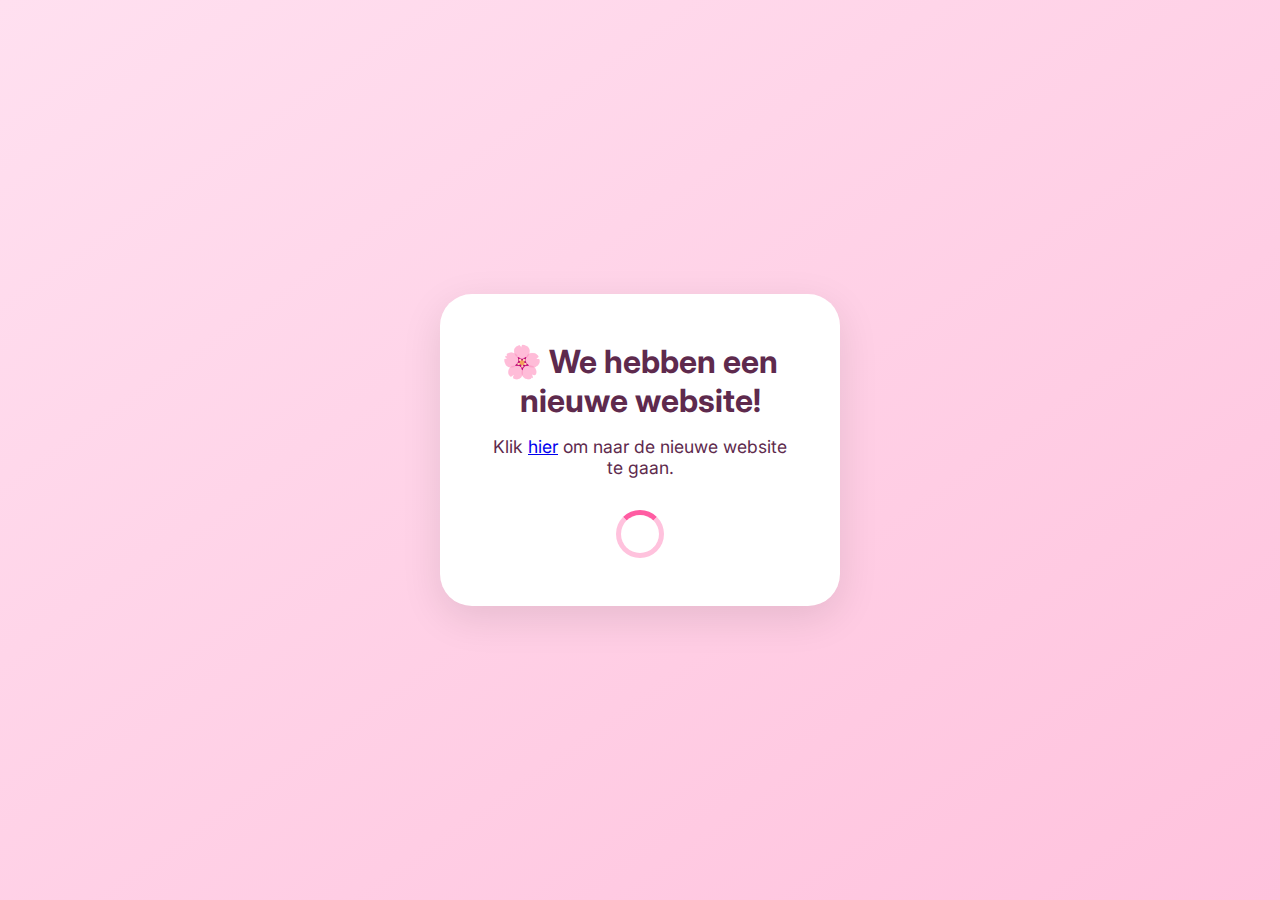
<file: index.html>
<!DOCTYPE html>
<html lang="nl">
<head>
  <meta charset="UTF-8" />
  <meta name="viewport" content="width=device-width, initial-scale=1.0" />
  <title>Nieuwe website!</title>
  <link rel="stylesheet" href="styles.css" />
  <link href="https://fonts.googleapis.com/css2?family=Inter:wght@400;600&display=swap" rel="stylesheet">
</head>
<body>
  <div class="card">
    <h1>🌸 We hebben een nieuwe website!</h1>
    <p>Klik <a href="https://mijnsieraden2024.github.io/website">hier</a> om naar de nieuwe website te gaan.</p>
    <div class="loader"></div>
  </div>
</body>
</html>
</file>
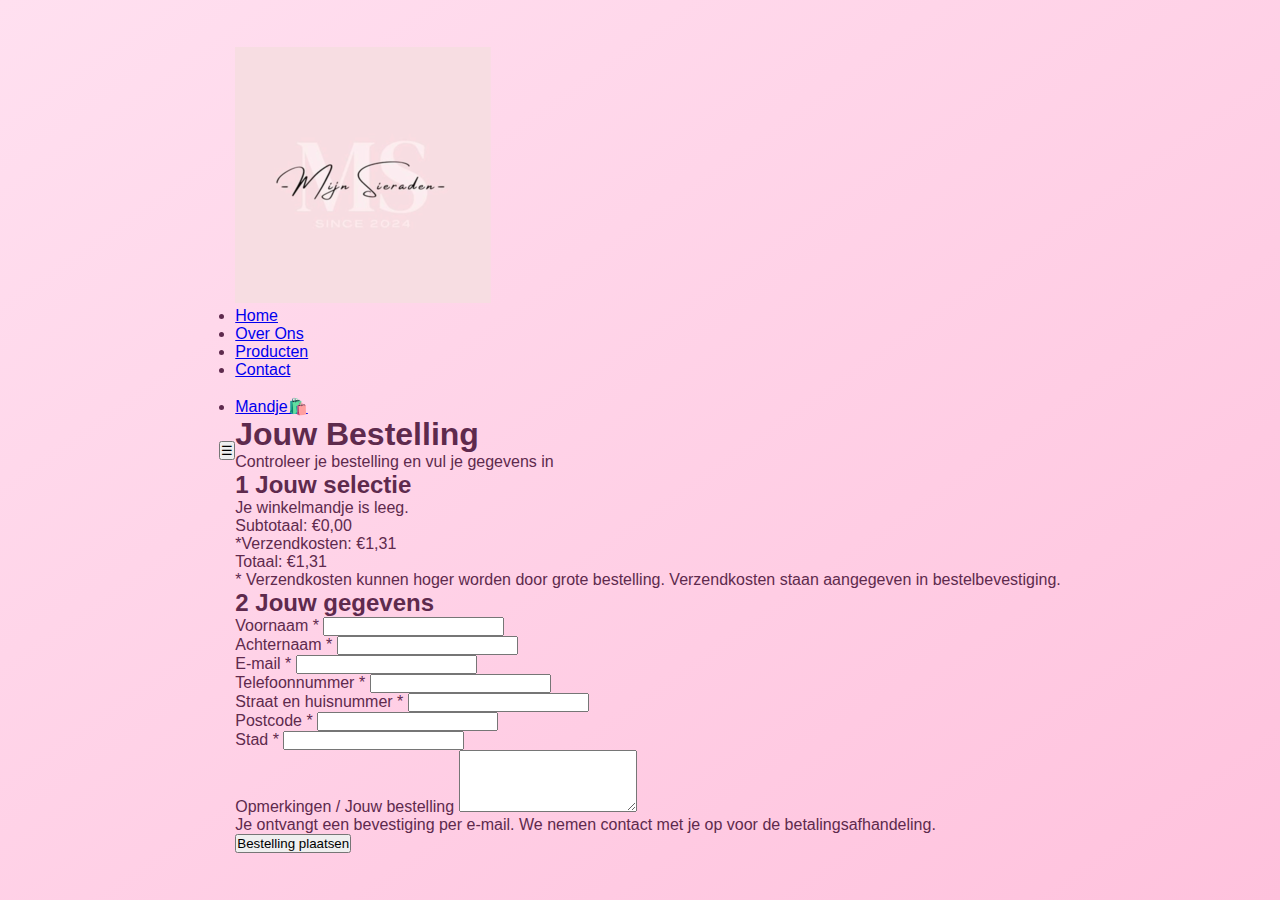
<file: cart.html>
<!DOCTYPE html>
<html lang="nl">
<head>
  <meta charset="UTF-8" />
  <meta name="viewport" content="width=device-width, initial-scale=1.0" />
  <title>Mandje - Mijn Sieraden</title>
  <link rel="stylesheet" href="styles.css" />
  <link rel="icon" href="logopng.ico" type="image/x-icon">
  <link rel="preconnect" href="https://fonts.googleapis.com" />
  <link rel="preconnect" href="https://fonts.gstatic.com" crossorigin />
  <link href="https://fonts.googleapis.com/css2?family=Poppins:wght@400;500;600;700&display=swap" rel="stylesheet" />
  <link rel="icon" href="data:image/svg+xml,<svg xmlns=%22http://www.w3.org/2000/svg%22 viewBox=%220 0 100 100%22><text y=%22.9em%22 font-size=%2290%22>🛍️</text></svg>" type="image/svg+xml" />
</head>
<body>
   <button id="hamburger" class="hamburger">☰</button>


  <div class="container">
    <aside class="sidebar">
      <div class="logo">
        <a href="index.html">
          <img src="logopng.ico" alt="Logo Mijn Webshop" class="logo-img" />
        </a>
      </div>
      <nav class="nav">
        <ul>
          <li><a href="index.html">Home</a></li>
          <li><a href="over.html">Over Ons</a></li>
          <li><a href="producten.html">Producten</a></li>
          <li><a href="contact.html">Contact</a></li>
          <br />
          <li><a href="cart.html" class="active">Mandje🛍️</a></li>
        </ul>
      </nav>
    </aside>

    <main class="main-content">
      <section class="cart-section">
        <h1>Jouw Bestelling</h1>
        <p class="cart-subtitle">Controleer je bestelling en vul je gegevens in</p>

        <div class="order-summary">
          <h2><span>1</span> Jouw selectie</h2>
          <div class="cart-container" id="cart-container">
            <!-- Winkelmandje items worden hier geladen -->
          </div>

          <div class="order-totals">
            <div class="total-row">
              <span>Subtotaal:</span>
              <span class="price" id="subtotal">€0,00</span>
            </div>
            <div class="total-row">
              <span>*Verzendkosten:</span>
              <span class="price" id="shipping">€1,31</span>
            </div>
            <div class="total-row grand-total">
              <span>Totaal:</span>
              <span class="price" id="total">€3,99</span>
            </div>
            <p>* Verzendkosten kunnen hoger worden door grote bestelling. Verzendkosten staan aangegeven in bestelbevestiging.</p>
          </div>
        </div>

        <div class="customer-info">
          <h2><span>2</span> Jouw gegevens</h2>
          <form id="order-form" action="https://formspree.io/f/xovwdgvq" method="POST">
            <input type="hidden" name="_subject" value="Nieuwe bestelling" />
            <input type="hidden" name="_replyto" id="reply-email" />

            <div class="form-grid">
              <div class="form-group">
                <label for="voornaam">Voornaam *</label>
                <input type="text" id="voornaam" name="voornaam" required />
              </div>
              <div class="form-group">
                <label for="achternaam">Achternaam *</label>
                <input type="text" id="achternaam" name="achternaam" required />
              </div>
              <div class="form-group">
                <label for="email">E-mail *</label>
                <input type="email" id="email" name="email" required />
              </div>
              <div class="form-group">
                <label for="telefoon">Telefoonnummer *</label>
                <input type="tel" id="telefoon" name="telefoon" required />
              </div>
              <div class="form-group full-width">
                <label for="adres">Straat en huisnummer *</label>
                <input type="text" id="adres" name="adres" required />
              </div>
              <div class="form-group">
                <label for="postcode">Postcode *</label>
                <input type="text" id="postcode" name="postcode" required />
              </div>
              <div class="form-group">
                <label for="stad">Stad *</label>
                <input type="text" id="stad" name="stad" required />
              </div>
              <div class="form-group full-width">
                <label for="opmerkingen">Opmerkingen / Jouw bestelling</label>
                <textarea id="opmerkingen" name="opmerkingen" rows="4"></textarea>
              </div>
            </div>

            <div class="form-footer">
              <p class="disclaimer">
                Je ontvangt een bevestiging per e-mail. We nemen contact met je op voor de betalingsafhandeling.
              </p>
              <button type="submit" class="btn-checkout">Bestelling plaatsen</button>
            </div>
          </form>
        </div>
      </section>
    </main>
  </div>

  <script>
    document.addEventListener('DOMContentLoaded', () => {
      let cart = JSON.parse(localStorage.getItem('cart')) || [];
      const cartContainer = document.getElementById('cart-container');
      const subtotalElement = document.getElementById('subtotal');
      const shippingElement = document.getElementById('shipping');
      const totalElement = document.getElementById('total');

      function formatPrice(price) {
        return '€' + price.toFixed(2).replace('.', ',');
      }

      function renderCart() {
        cartContainer.innerHTML = '';

        if (cart.length === 0) {
          cartContainer.innerHTML = '<p class="empty-cart">Je winkelmandje is leeg.</p>';
          subtotalElement.textContent = '€0,00';
          totalElement.textContent = '€1,31';
          return;
        }

        cart.forEach((item, index) => {
          const name = item.name || 'Product';
          const price = item.price || 0;
          const quantity = item.quantity || 1;

          const itemDiv = document.createElement('div');
          itemDiv.className = 'cart-item';
          itemDiv.innerHTML = `
            <div class="cart-item-image">${item.emoji || '🛍️'}</div>
            <div class="cart-item-details">
              <h3>${name}</h3>
              <p>Prijs: ${formatPrice(price)}</p>
              <p>Aantal: ${quantity}</p>
              <button class="remove-btn" data-index="${index}">Verwijder</button>
            </div>
          `;
          cartContainer.appendChild(itemDiv);
        });

        document.querySelectorAll('.remove-btn').forEach(btn => {
          btn.addEventListener('click', (e) => {
            const index = e.target.dataset.index;
            cart.splice(index, 1);
            localStorage.setItem('cart', JSON.stringify(cart));
            renderCart();
          });
        });

        const subtotal = cart.reduce((sum, item) => sum + parseFloat(item.price) * item.quantity, 0);
        const shipping = cart.length === 0 ? 0 : 1.31;
        const total = subtotal + shipping;

        subtotalElement.textContent = formatPrice(subtotal);
        shippingElement.textContent = formatPrice(shipping);
        totalElement.textContent = formatPrice(total);
      }

      // Voeg winkelmandje toe aan opmerkingen bij verzenden
      const form = document.getElementById('order-form');
      const opmerkingenField = document.getElementById('opmerkingen');
      const replyEmail = document.getElementById('reply-email');
      const emailInput = document.getElementById('email');

      emailInput.addEventListener('input', () => {
        replyEmail.value = emailInput.value;
      });

      form.addEventListener('submit', (e) => {
        let cartSummary = cart.map(item => {
          return `${item.quantity}x ${item.name} (€${item.price.toFixed(2)})`;
        }).join('\n');

        cartSummary += `\n\nTotaal: ${totalElement.textContent}`;
        opmerkingenField.value += `\n\n---\nWinkelmandje:\n${cartSummary}`;
      });

      renderCart();
    });

    const hamburger = document.querySelector('.hamburger');
  const sidebar = document.querySelector('.sidebar');

  hamburger.addEventListener('click', () => {
    sidebar.classList.toggle('active');
  });

  // Optioneel: klik buiten sidebar sluit menu
  document.addEventListener('click', (e) => {
    if (!sidebar.contains(e.target) && !hamburger.contains(e.target)) {
      sidebar.classList.remove('active');
    }
  });
  </script>
</body>
</html>
</file>
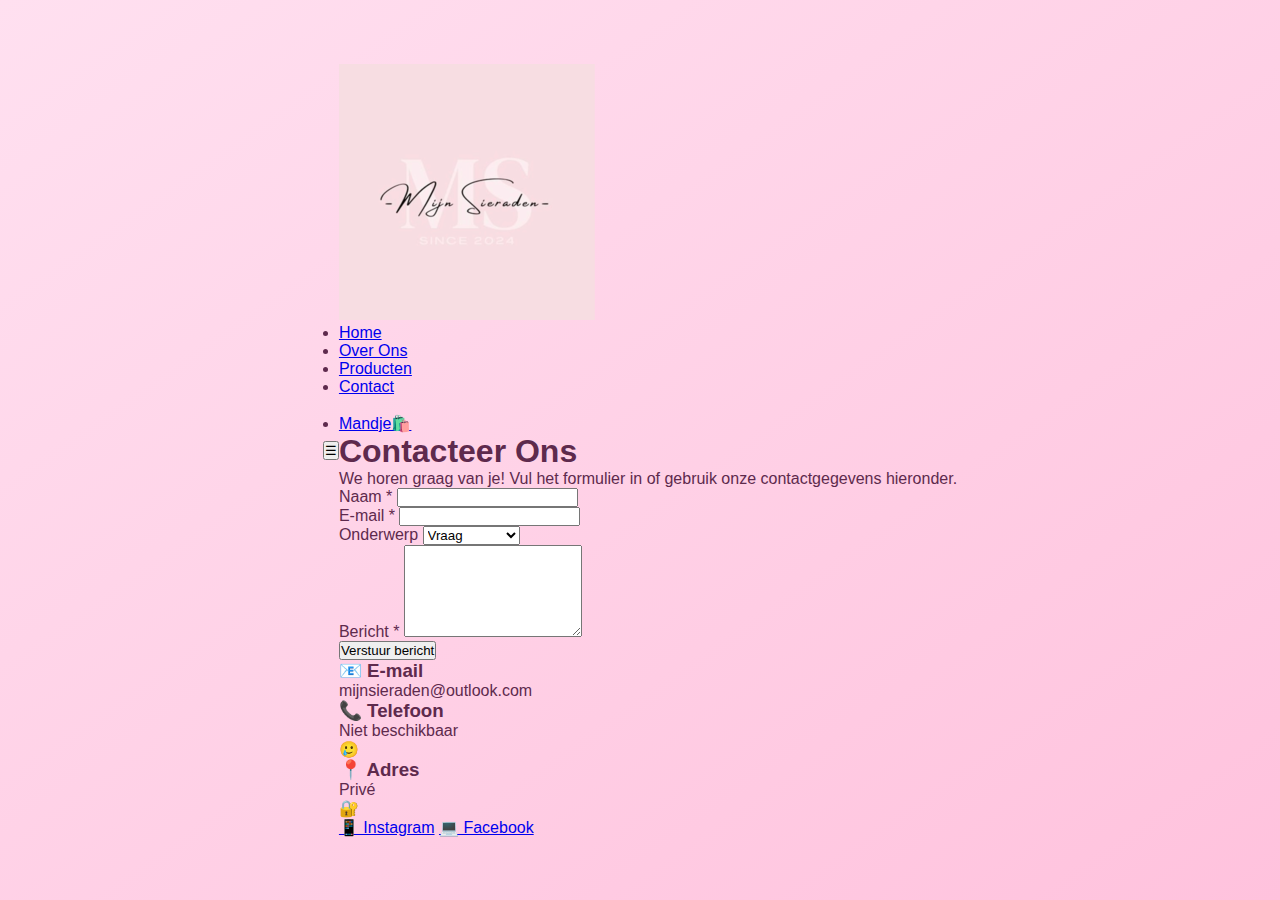
<file: contact.html>
<!DOCTYPE html>
<html lang="nl">
<head>
  <meta charset="UTF-8">
  <meta name="viewport" content="width=device-width, initial-scale=1.0">
  <title>Contact - Mijn Sieraden</title>
  <link rel="preconnect" href="https://fonts.googleapis.com">
  <link rel="preconnect" href="https://fonts.gstatic.com" crossorigin>
  <link href="https://fonts.googleapis.com/css2?family=Poppins:wght@400;500;600;700&display=swap" rel="stylesheet">
  <link rel="stylesheet" href="styles.css">
  <link rel="icon" href="logopng.ico" type="image/x-icon">
</head>
<body>
   <button id="hamburger" class="hamburger">☰</button>


  <div class="container">
    <aside class="sidebar">
      <div class="logo">
        <a href="index.html">
          <img src="logopng.ico" alt="Logo Mijn Webshop" class="logo-img" />
        </a>
      </div>
      <nav class="nav">
        <ul>
          <li><a href="index.html">Home</a></li>
          <li><a href="over.html">Over Ons</a></li>
          <li><a href="producten.html">Producten</a></li>
          <li><a href="contact.html">Contact</a></li>
          <br>
          <li><a href="cart.html">Mandje🛍️</a></li>
        </ul>
      </nav>
    </aside>

    <main class="main-content">
      <section class="contact-section">
        <h1>Contacteer Ons</h1>
        <p class="subtitle">We horen graag van je! Vul het formulier in of gebruik onze contactgegevens hieronder.</p>
        
        <div class="contact-container">
          <form action="https://formspree.io/f/xldnbyyk" method="POST"
            <input type="hidden" name="_subject" value="Nieuw bericht van website">
            
            <div class="form-group">
              <label for="naam">Naam *</label>
              <input type="text" id="naam" name="naam" required>
            </div>
            
            <div class="form-group">
              <label for="email">E-mail *</label>
              <input type="email" id="email" name="email" required>
            </div>
            
            <div class="form-group">
              <label for="onderwerp">Onderwerp</label>
              <select id="onderwerp" name="onderwerp">
                <option value="vraag">Vraag</option>
                <option value="bestelling">Bestelling</option>
                <option value="retour">Retourneren</option>
                <option value="overig">Overig</option>
              </select>
            </div>
            
            <div class="form-group">
              <label for="bericht">Bericht *</label>
              <textarea id="bericht" name="bericht" rows="6" required></textarea>
            </div>
            
            <button type="submit" class="submit-btn">Verstuur bericht</button>
          </form>
          
          <div class="contact-info">
            <div class="info-card">
              <h3>📧 E-mail</h3>
              <p>mijnsieraden@outlook.com</p>
            </div>
            
            <div class="info-card">
              <h3>📞 Telefoon</h3>
              <p>Niet beschikbaar</p>
              <p>🥲</p>
            </div>
            
            <div class="info-card">
              <h3>📍 Adres</h3>
              <p>Privé</p>
              <p>🔐</p>
            </div>
            
            <div class="social-links">
              <a href="https://www.instagram.com/mijn_sieraden2024" class="social-icon">📱 Instagram</a>
              <a href="https://www.facebook.com/profile.php?id=61577171731627" class="social-icon">💻 Facebook</a>
            </div>
          </div>
        </div>
      </section>
    </main>
  </div>

  <script>
  document.addEventListener("DOMContentLoaded", () => {
    const form = document.getElementById('contact-form');

    form.addEventListener('submit', async function(e) {
      e.preventDefault();

      const formData = new FormData(form);

      try {
        const response = await fetch(form.action, {
          method: 'POST',
          body: formData,
          headers: {
            'Accept': 'application/json'
          }
        });

        if (response.ok) {
          alert("Bedankt voor je bericht! We nemen spoedig contact op.");
          form.reset();
        } else {
          alert("Er ging iets mis. Probeer het later opnieuw.");
        }
      } catch (error) {
        alert("Netwerkfout. Controleer je verbinding.");
      }
    });
  });
</script>


</body>
</html>
</file>
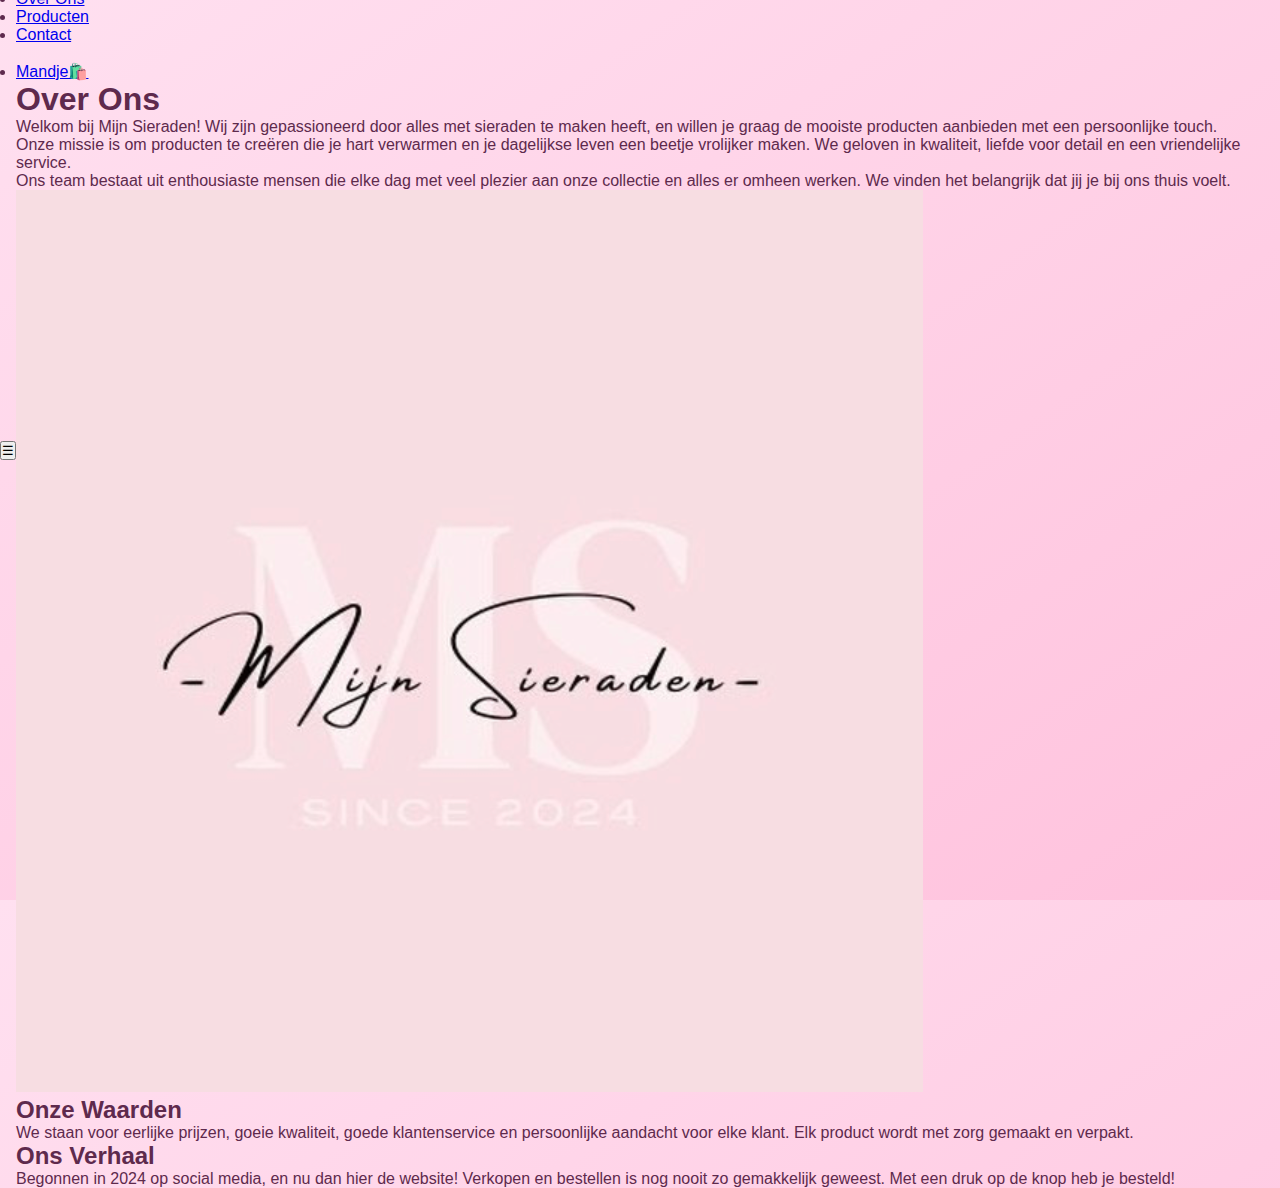
<file: over.html>
<!DOCTYPE html>
<html lang="nl">
<head>
  <meta charset="UTF-8">
  <meta name="viewport" content="width=device-width, initial-scale=1.0">
  <title>Over Ons - Mijn Sieraden</title>
  <link rel="preconnect" href="https://fonts.googleapis.com">
  <link rel="preconnect" href="https://fonts.gstatic.com" crossorigin>
  <link rel="icon" href="logopng.ico" type="image/x-icon">
  <link href="https://fonts.googleapis.com/css2?family=Poppins:wght@400;500;600;700&display=swap" rel="stylesheet">
  <link rel="stylesheet" href="styles.css">
  <link rel="icon" href="logopng.ico" type="image/x-icon">
</head>
<body>
   <button id="hamburger" class="hamburger">☰</button>


  <div class="container">
    <aside class="sidebar">
      <div class="logo">
        <img src="logopng.ico" alt="Logo Mijn Webshop" class="logo-img">
      </div>
      <nav class="nav">
        <ul>
          <li><a href="index.html">Home</a></li>
          <li><a href="over.html">Over Ons</a></li>
          <li><a href="producten.html">Producten</a></li>
          <li><a href="contact.html">Contact</a></li>
          <br>
          <li><a href="cart.html">Mandje🛍️</a></li>
        </ul>
      </nav>
    </aside>

    <main class="main-content">
      <section class="cart-section h1">
        <h1>Over Ons</h1>
        <p>Welkom bij Mijn Sieraden! Wij zijn gepassioneerd door alles met sieraden te maken heeft, en willen je graag de mooiste producten aanbieden met een persoonlijke touch.</p>
        
        <p>Onze missie is om producten te creëren die je hart verwarmen en je dagelijkse leven een beetje vrolijker maken. We geloven in kwaliteit, liefde voor detail en een vriendelijke service.</p>
        
        <p>Ons team bestaat uit enthousiaste mensen die elke dag met veel plezier aan onze collectie en alles er omheen werken. We vinden het belangrijk dat jij je bij ons thuis voelt.</p>
        
        <img src="logopng.png" alt="logo" class="team-photo">
        
        <h2>Onze Waarden</h2>
        <p>We staan voor eerlijke prijzen, goeie kwaliteit, goede klantenservice en persoonlijke aandacht voor elke klant. Elk product wordt met zorg gemaakt en verpakt.</p>
        
        <h2>Ons Verhaal</h2>
        <p>Begonnen in 2024 op social media, en nu dan hier de website! Verkopen en bestellen is nog nooit zo gemakkelijk geweest. Met een druk op de knop heb je besteld!</p>
      </section>
    </main>
  </div>

  <script>
    const hamburger = document.querySelector('.hamburger');
  const sidebar = document.querySelector('.sidebar');

  hamburger.addEventListener('click', () => {
    sidebar.classList.toggle('active');
  });

  // Optioneel: klik buiten sidebar sluit menu
  document.addEventListener('click', (e) => {
    if (!sidebar.contains(e.target) && !hamburger.contains(e.target)) {
      sidebar.classList.remove('active');
    }
  });
  </script>
</body>
</html>
</file>
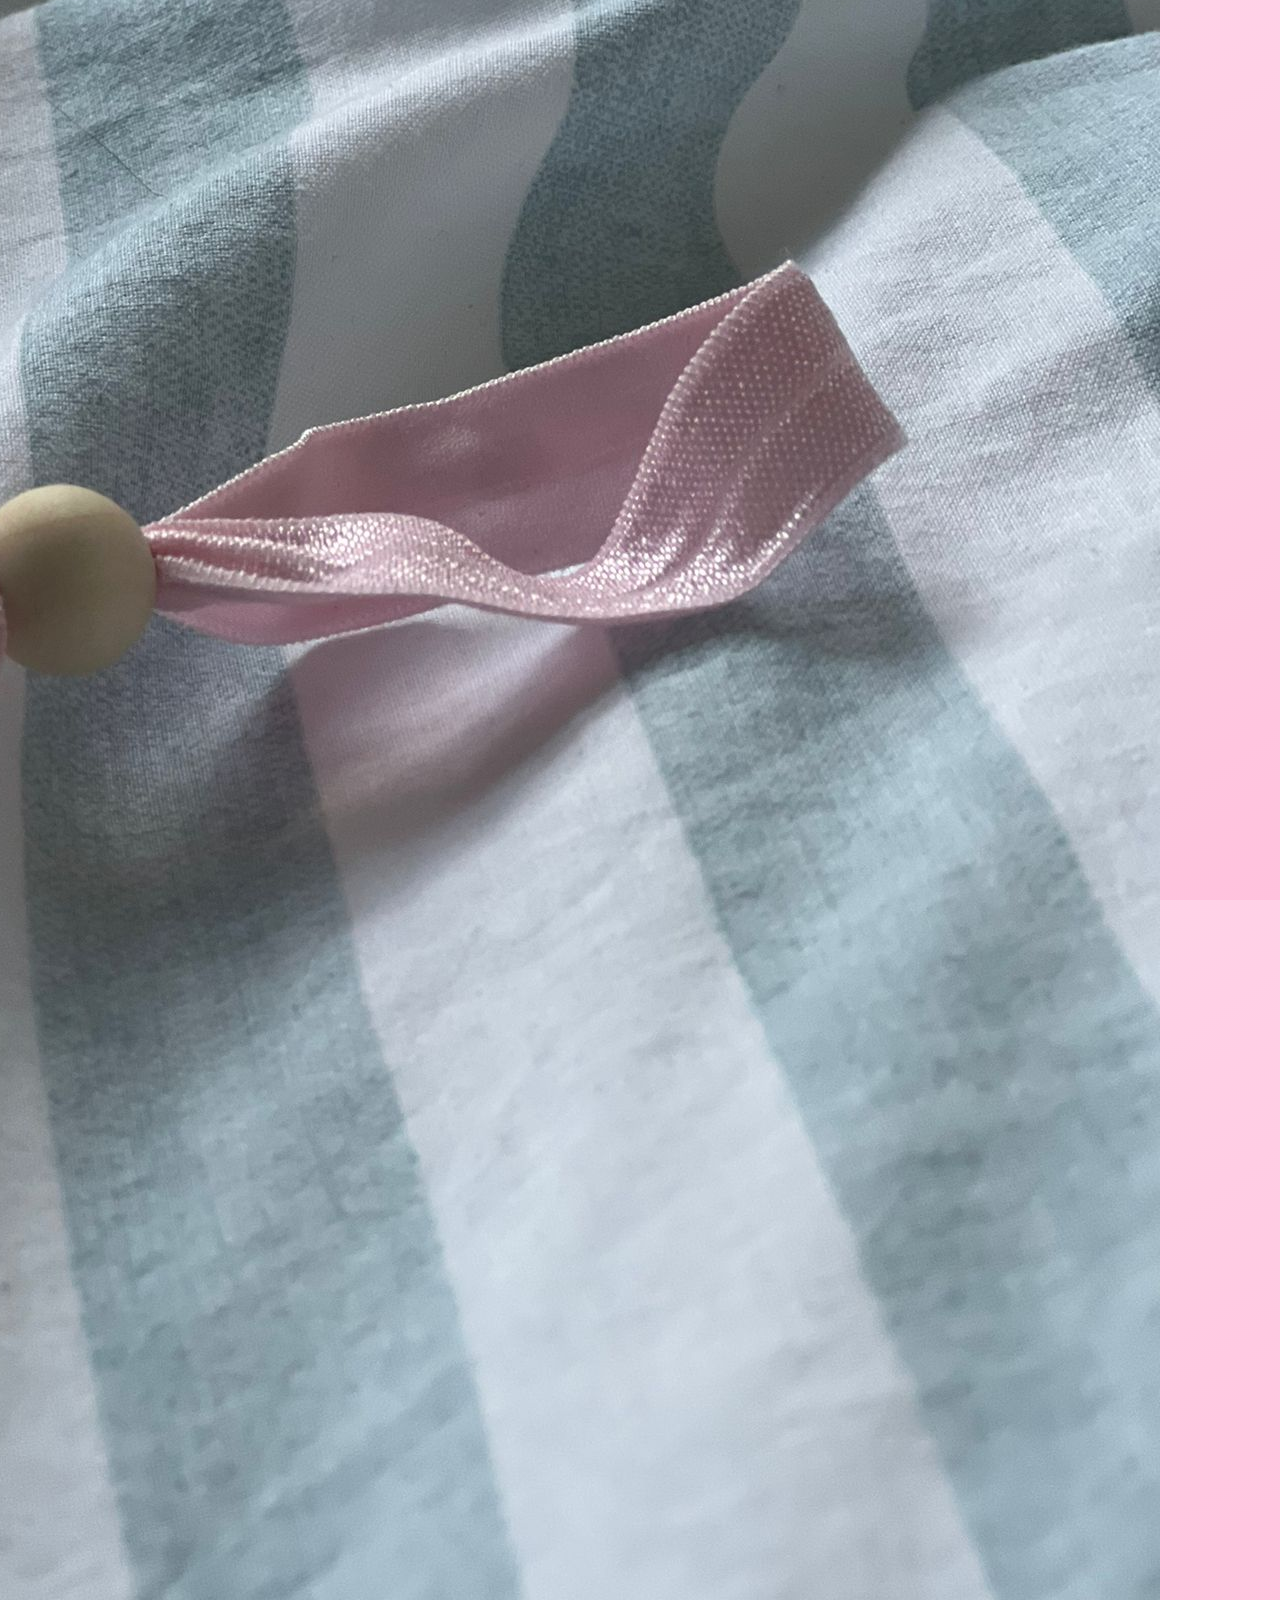
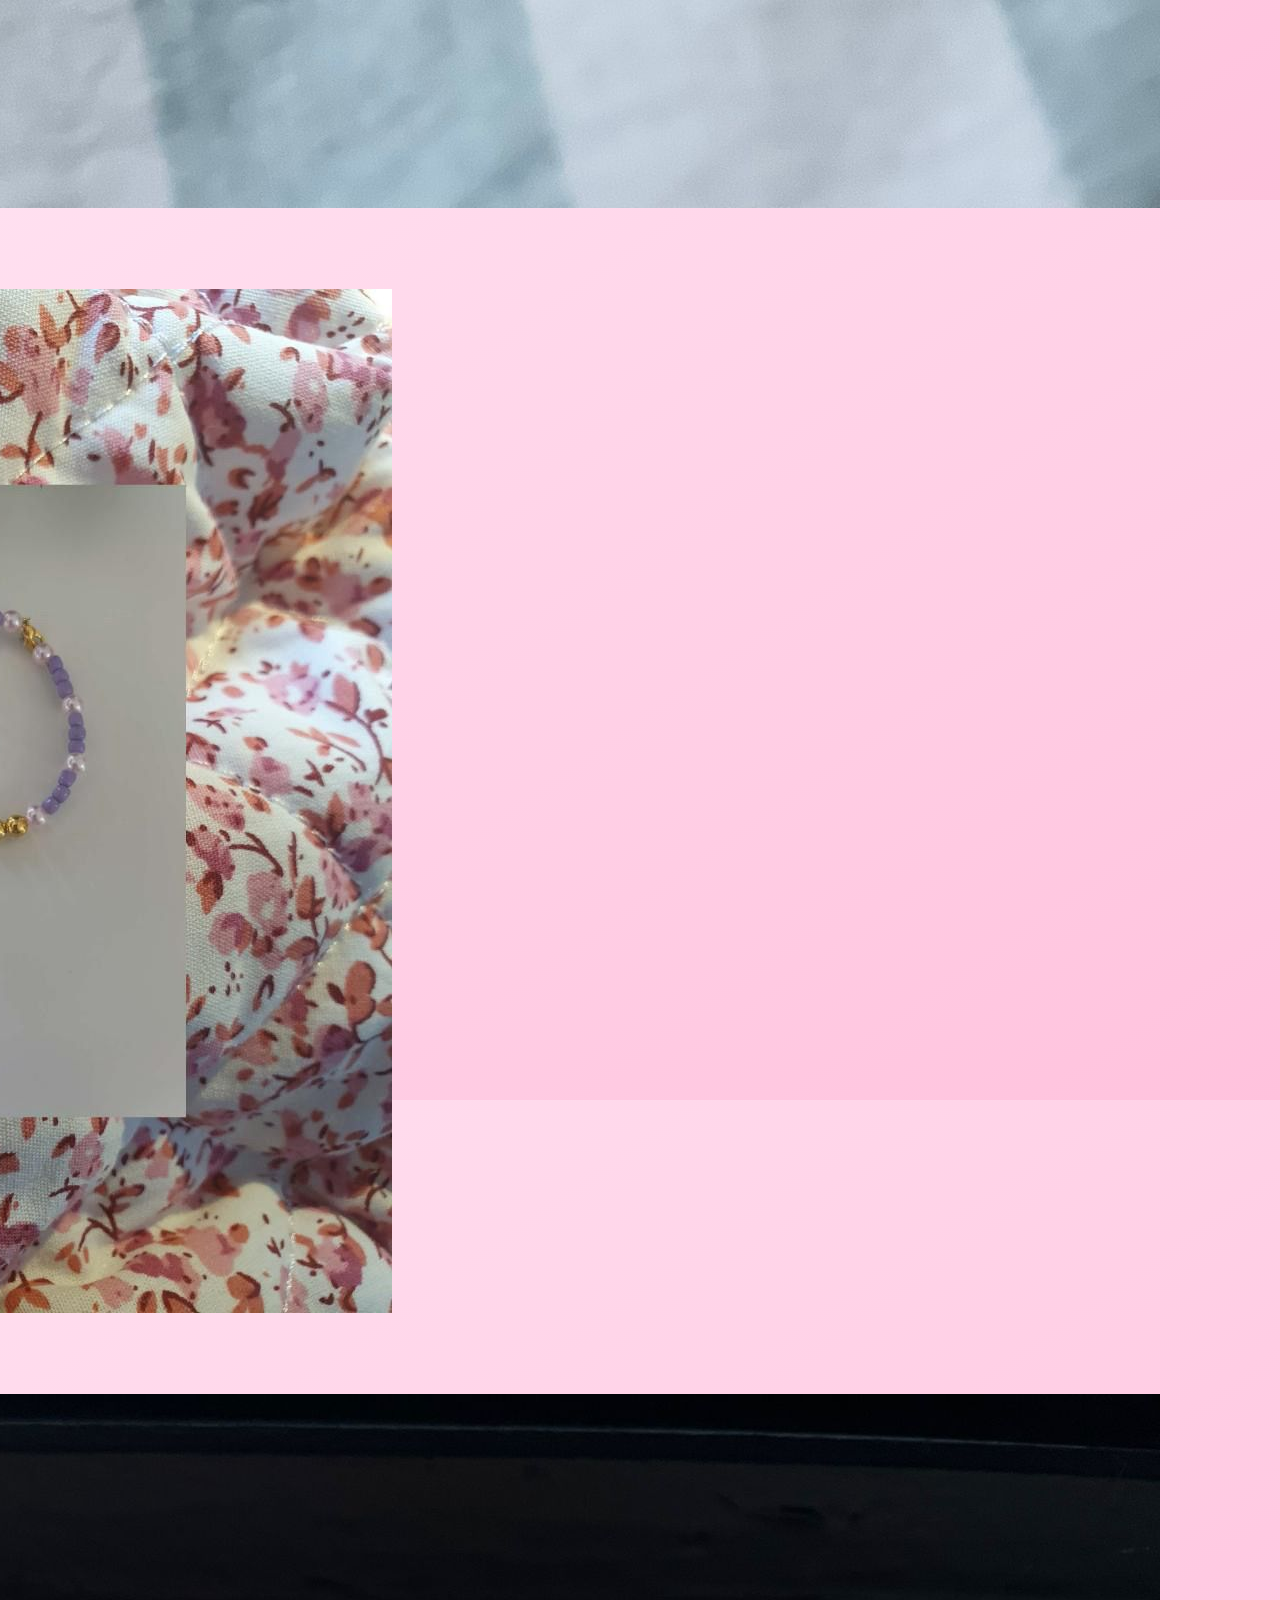
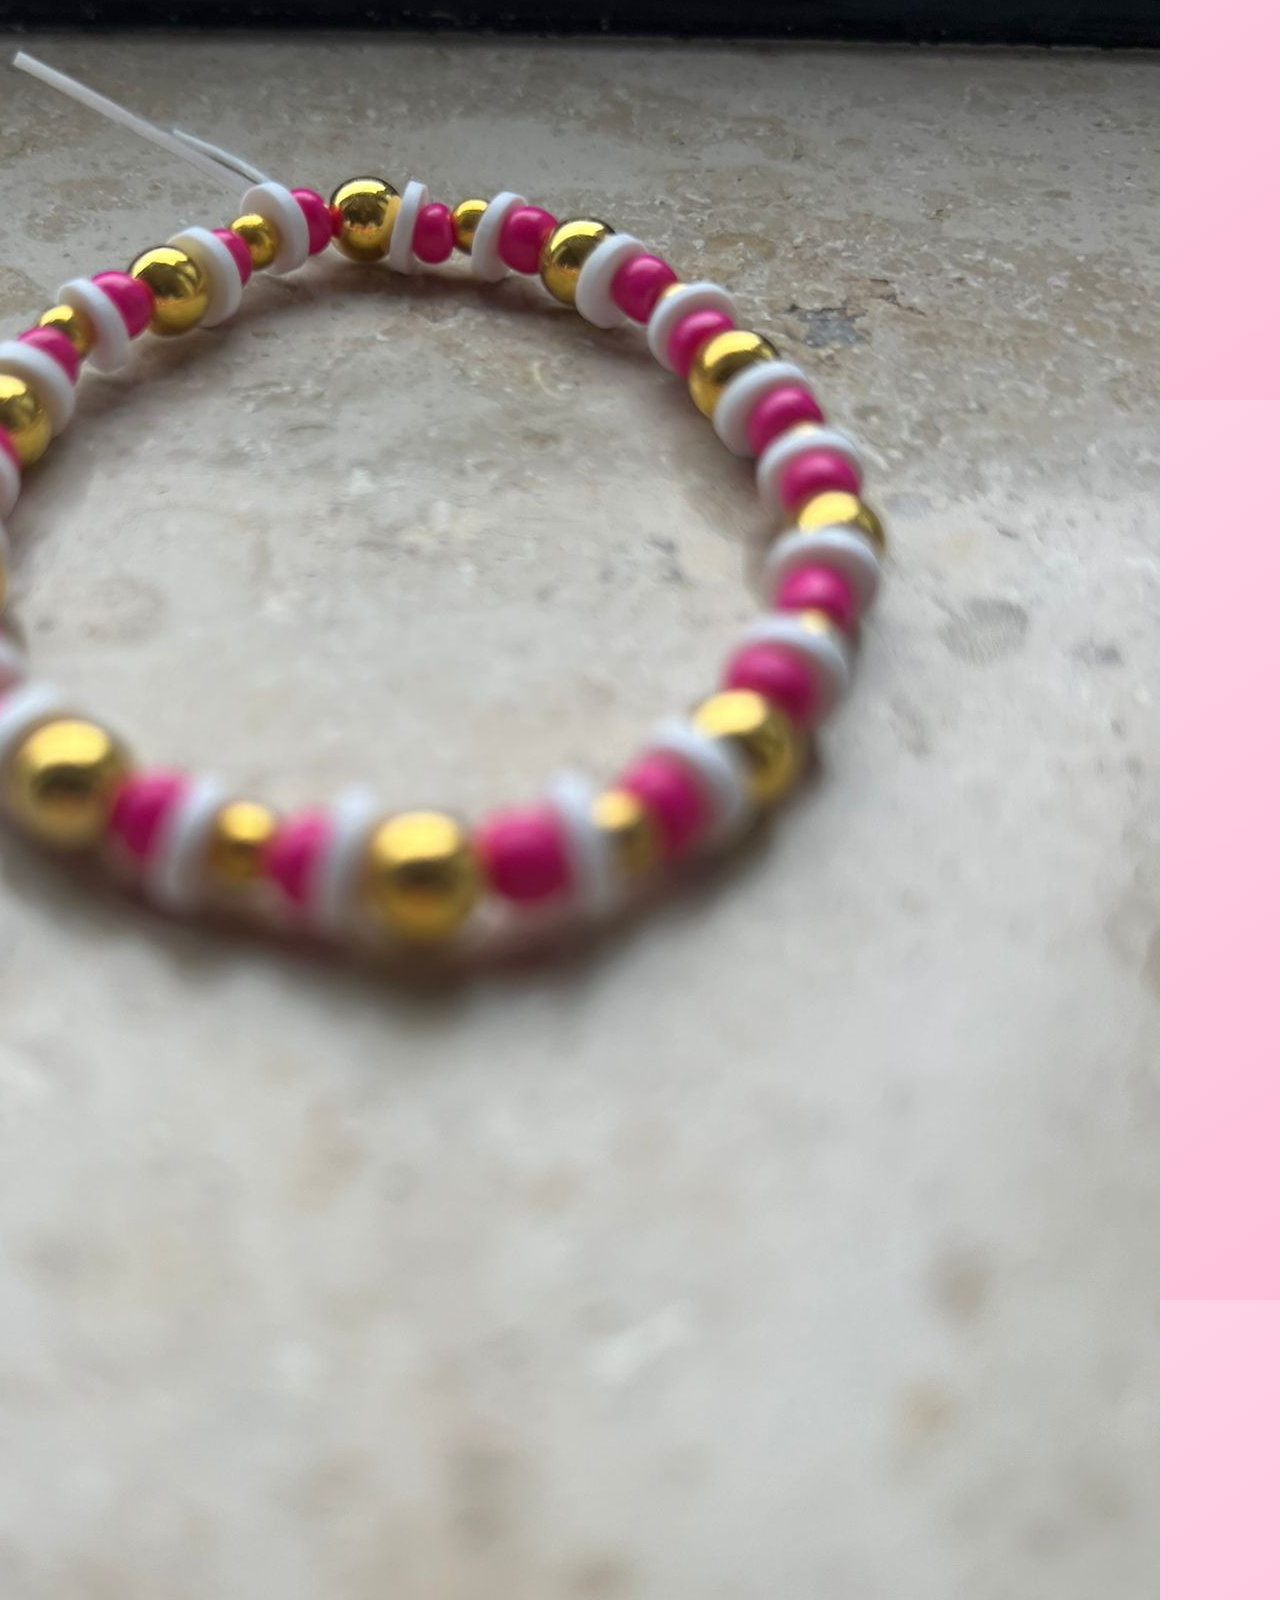
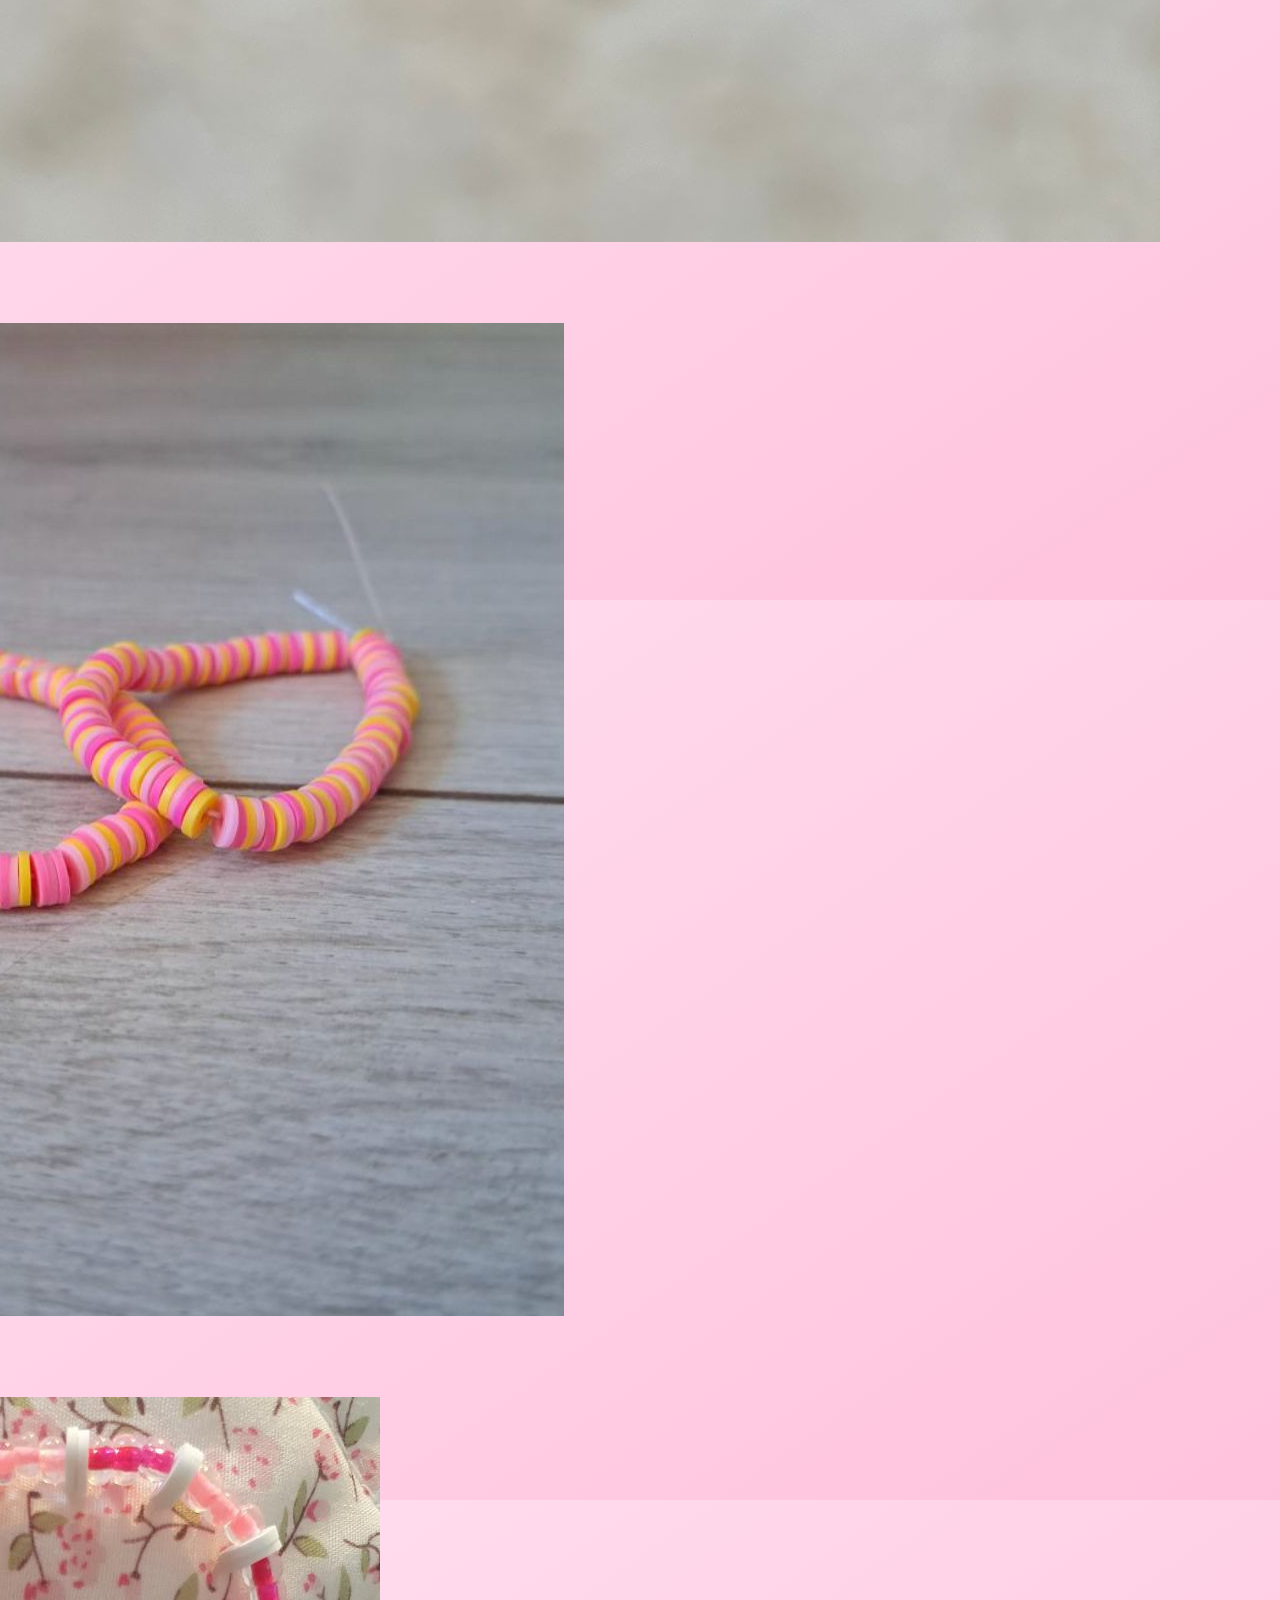
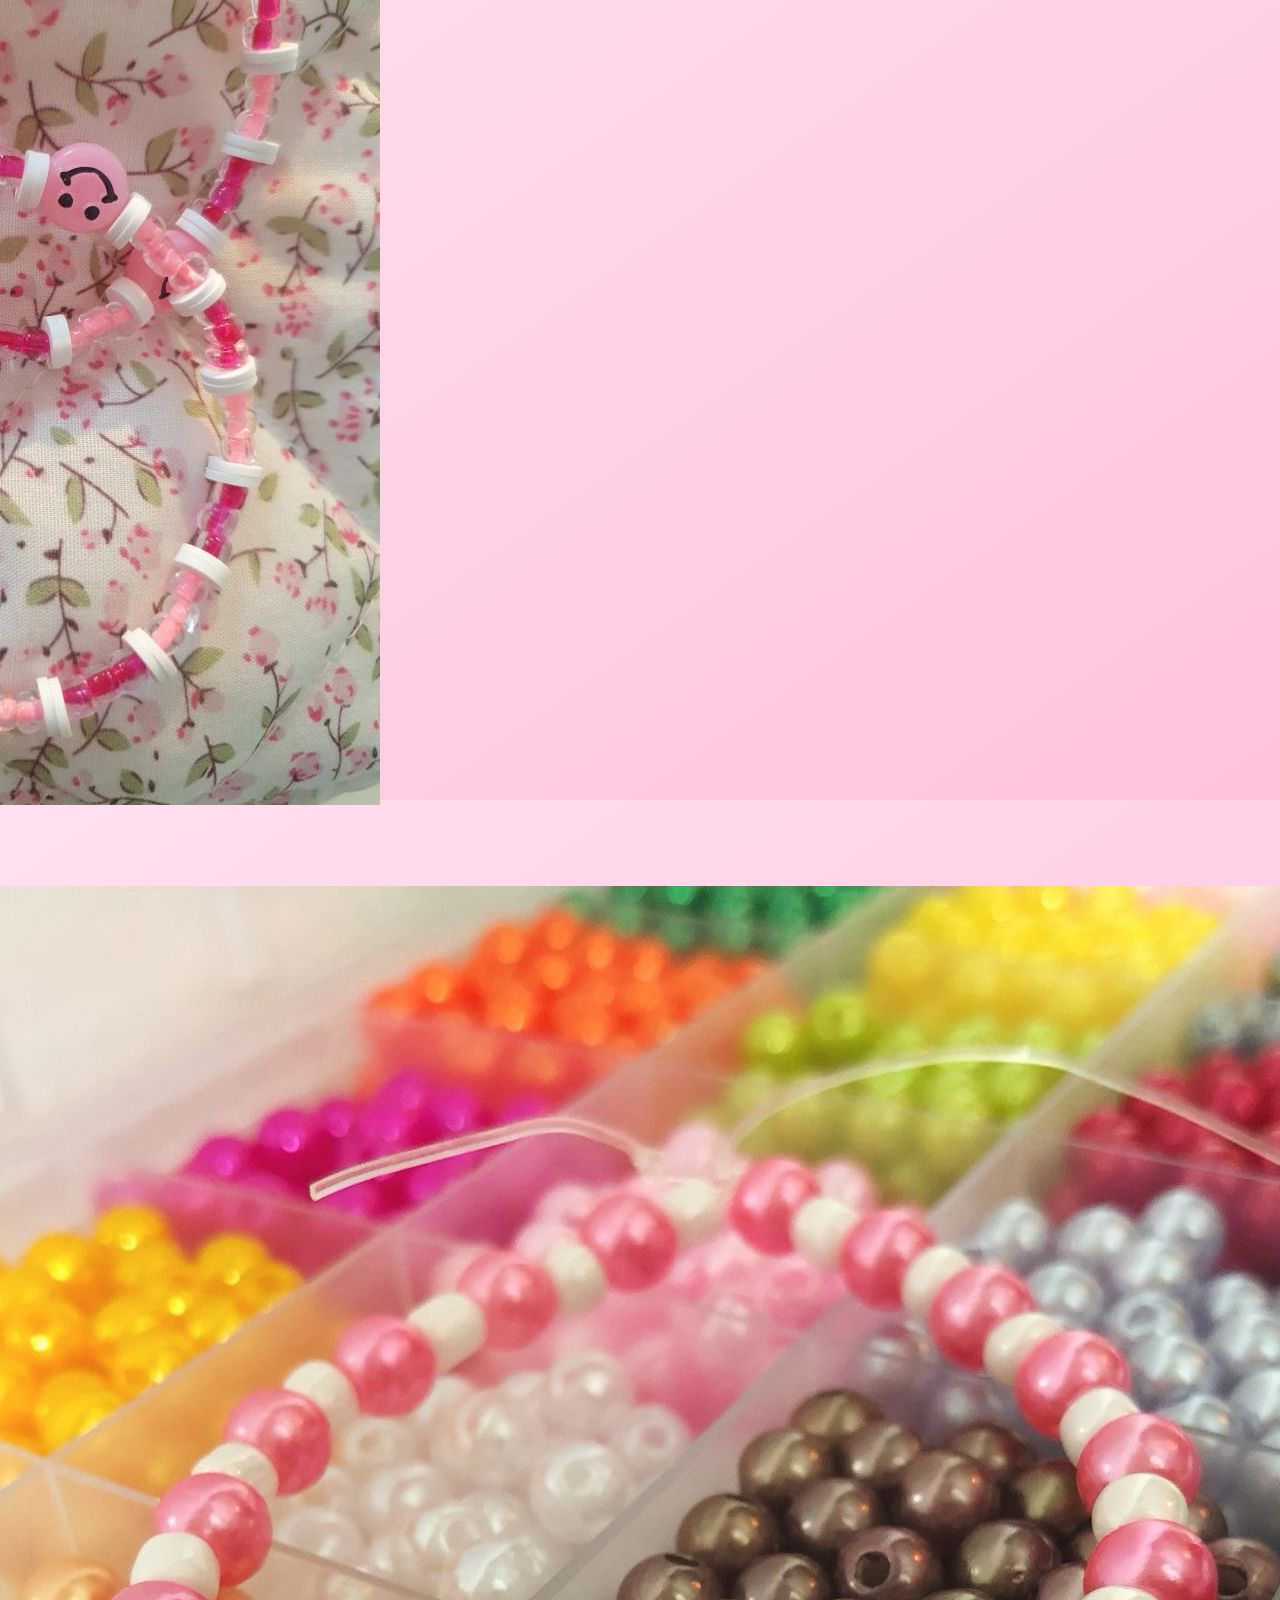
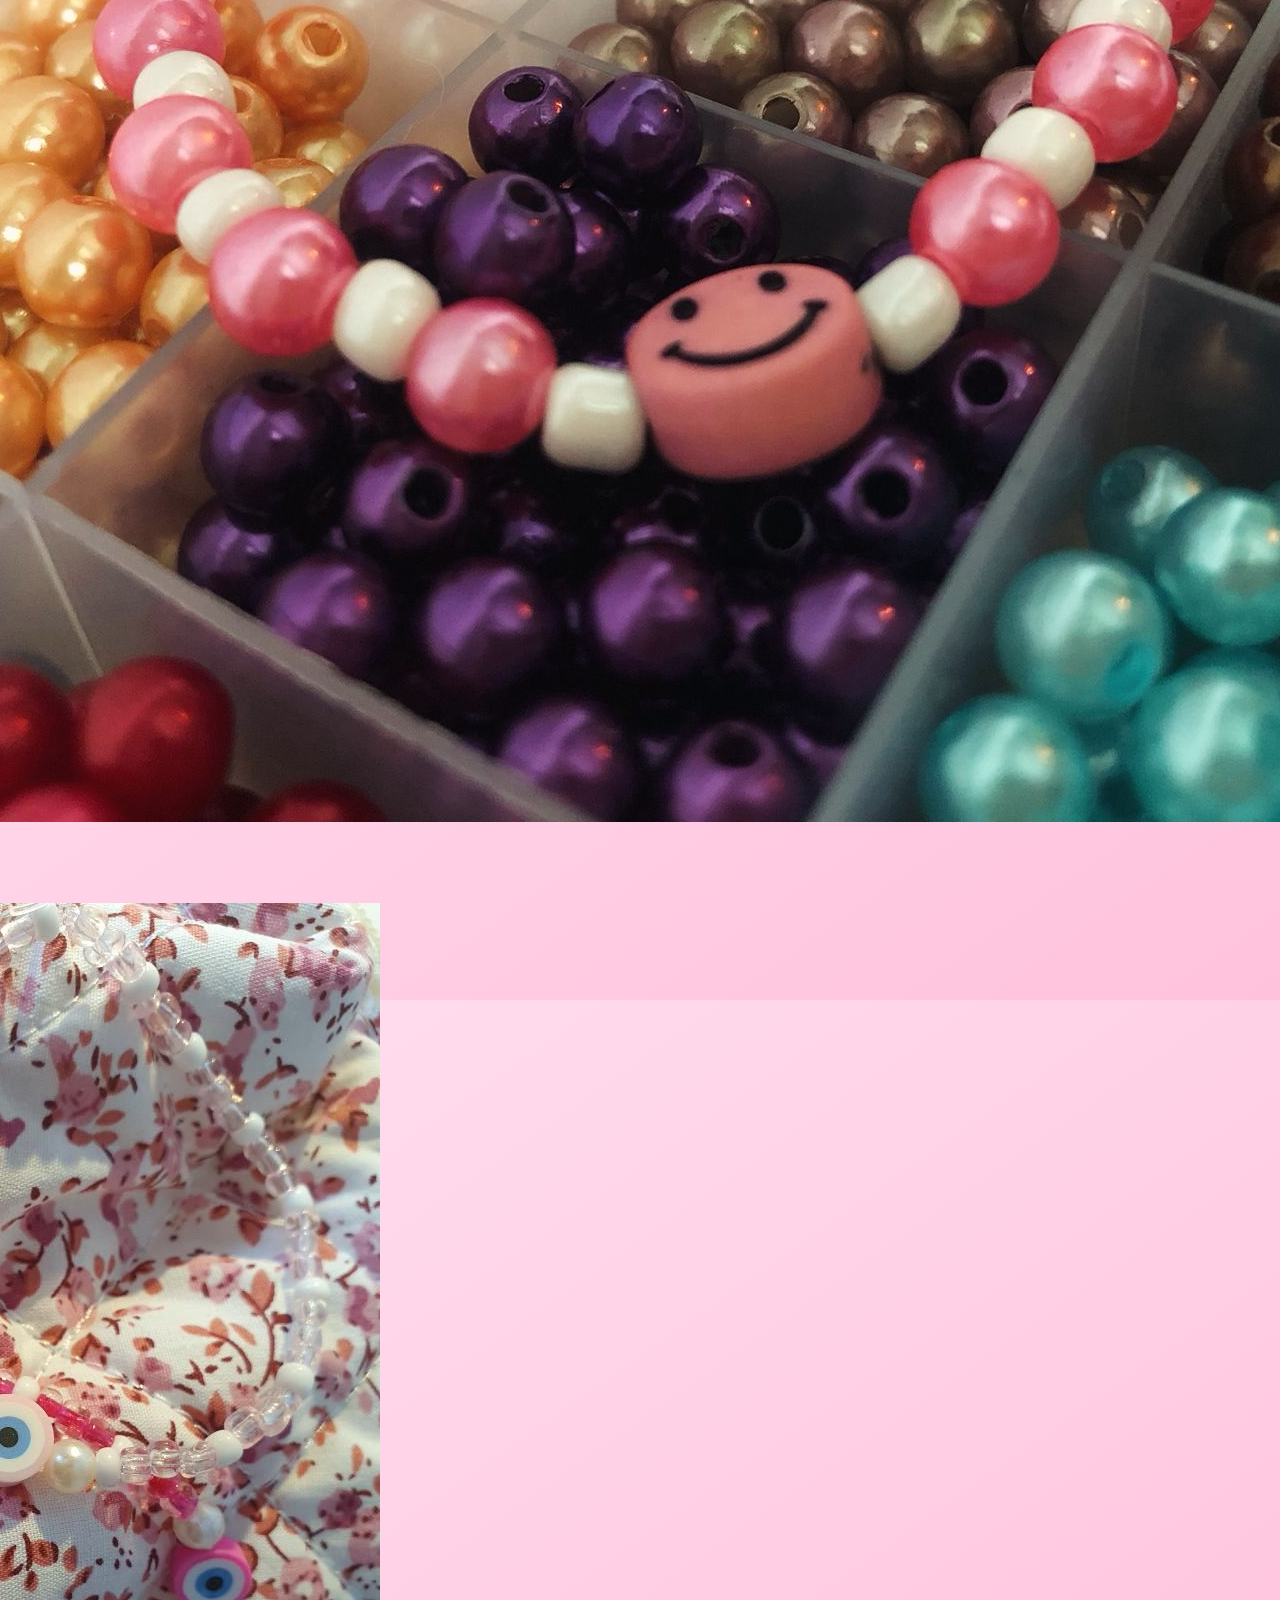
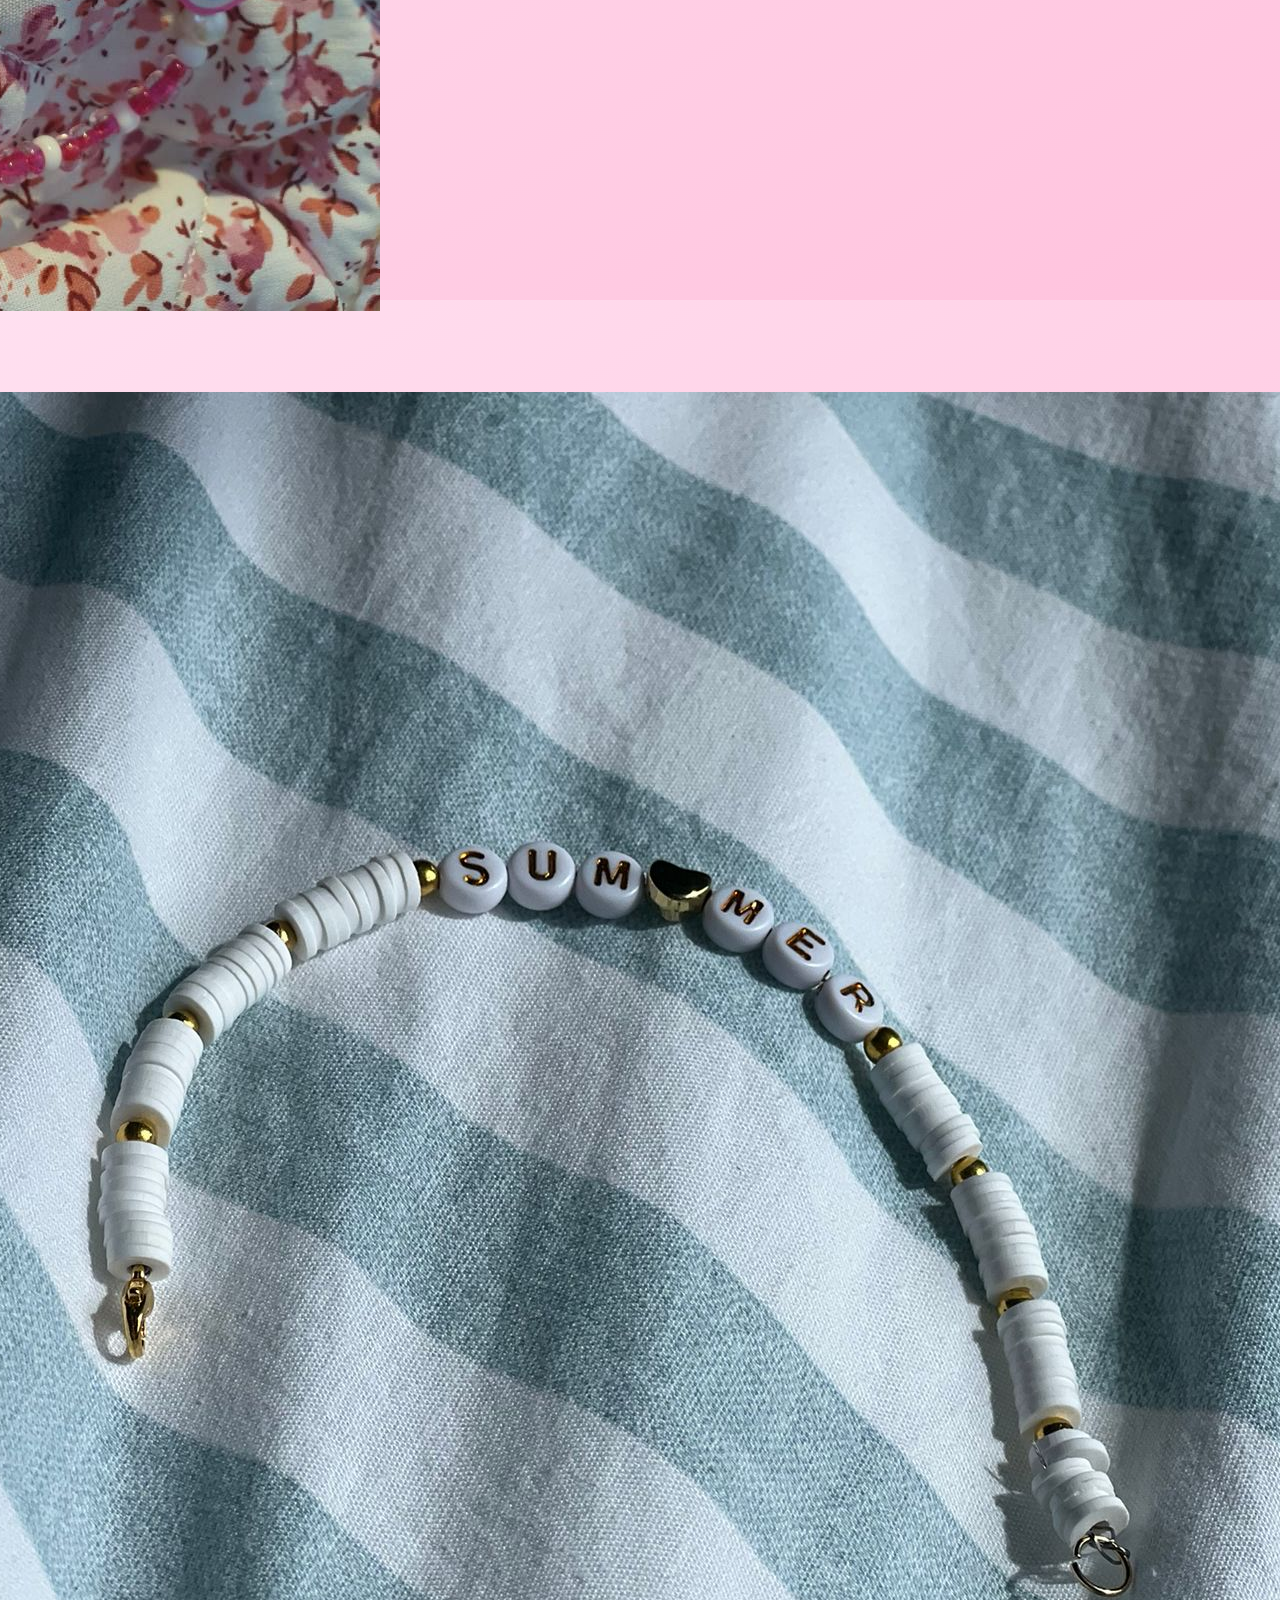
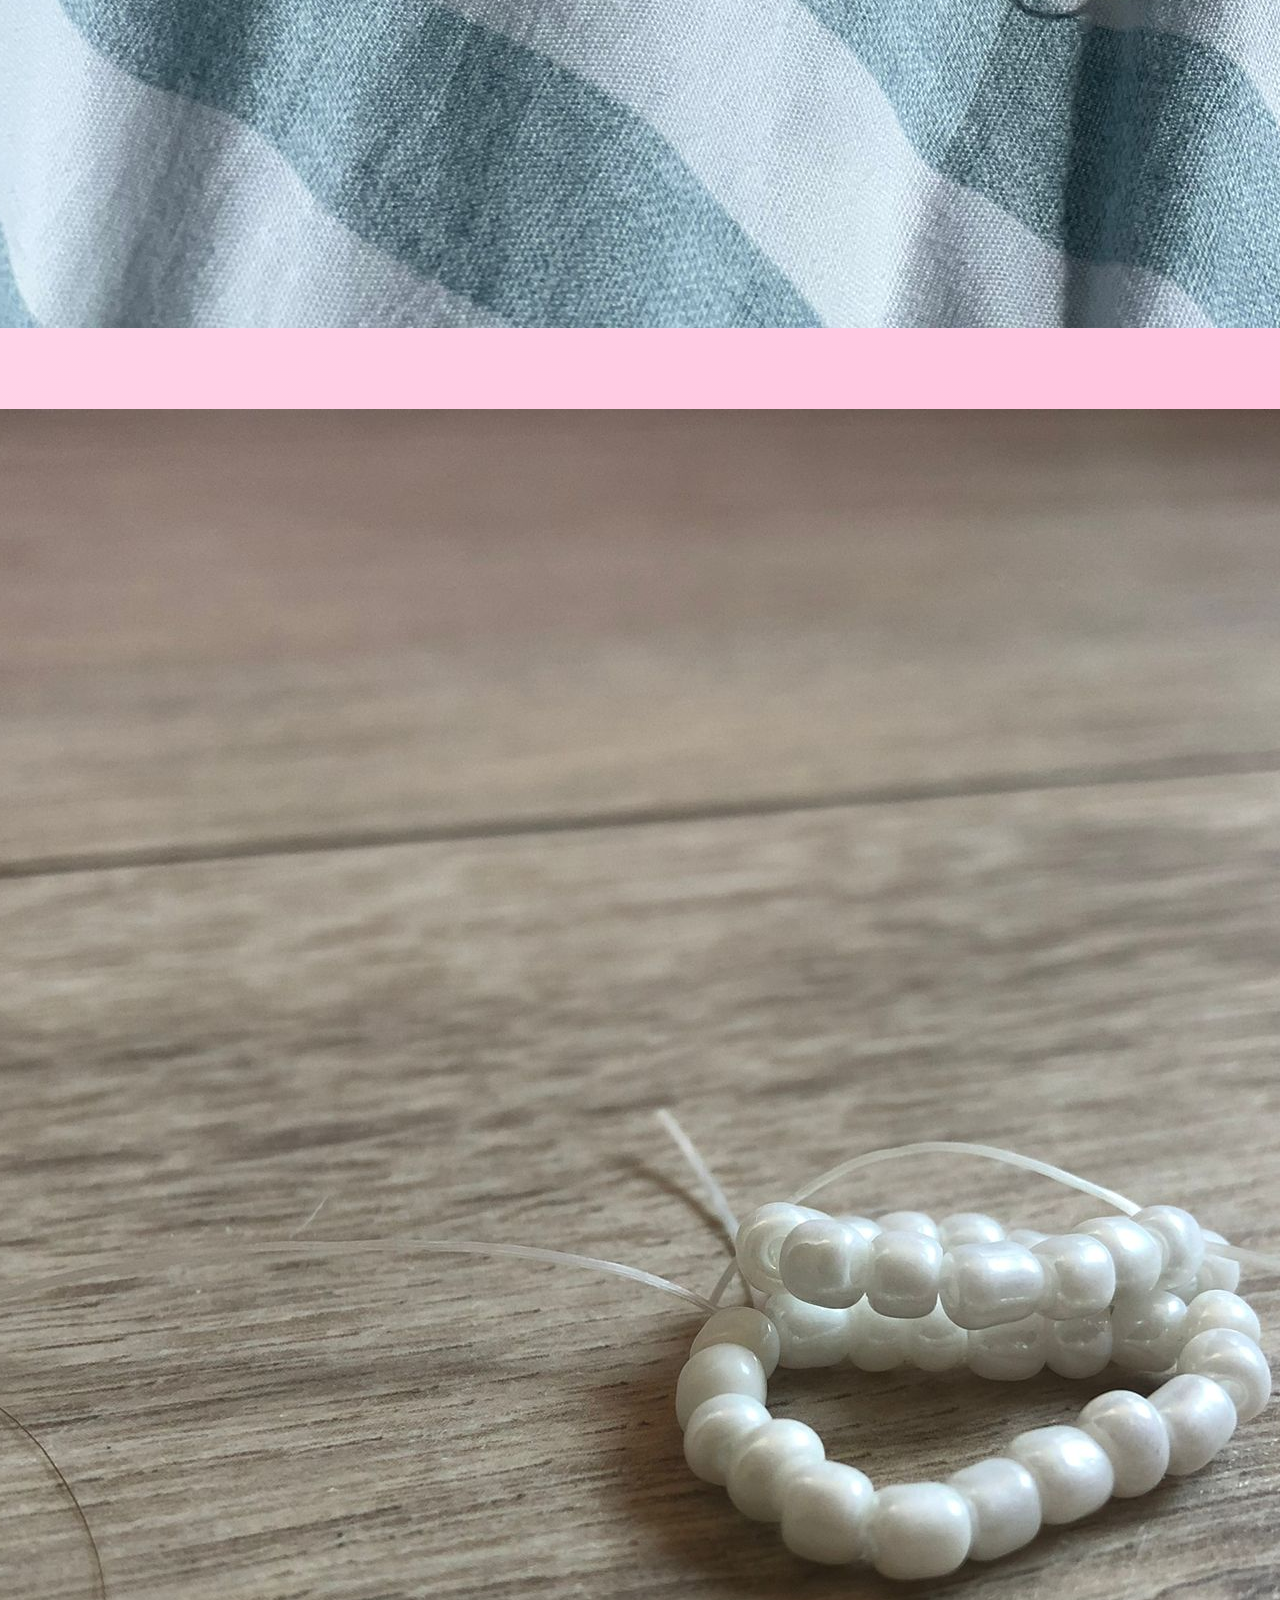
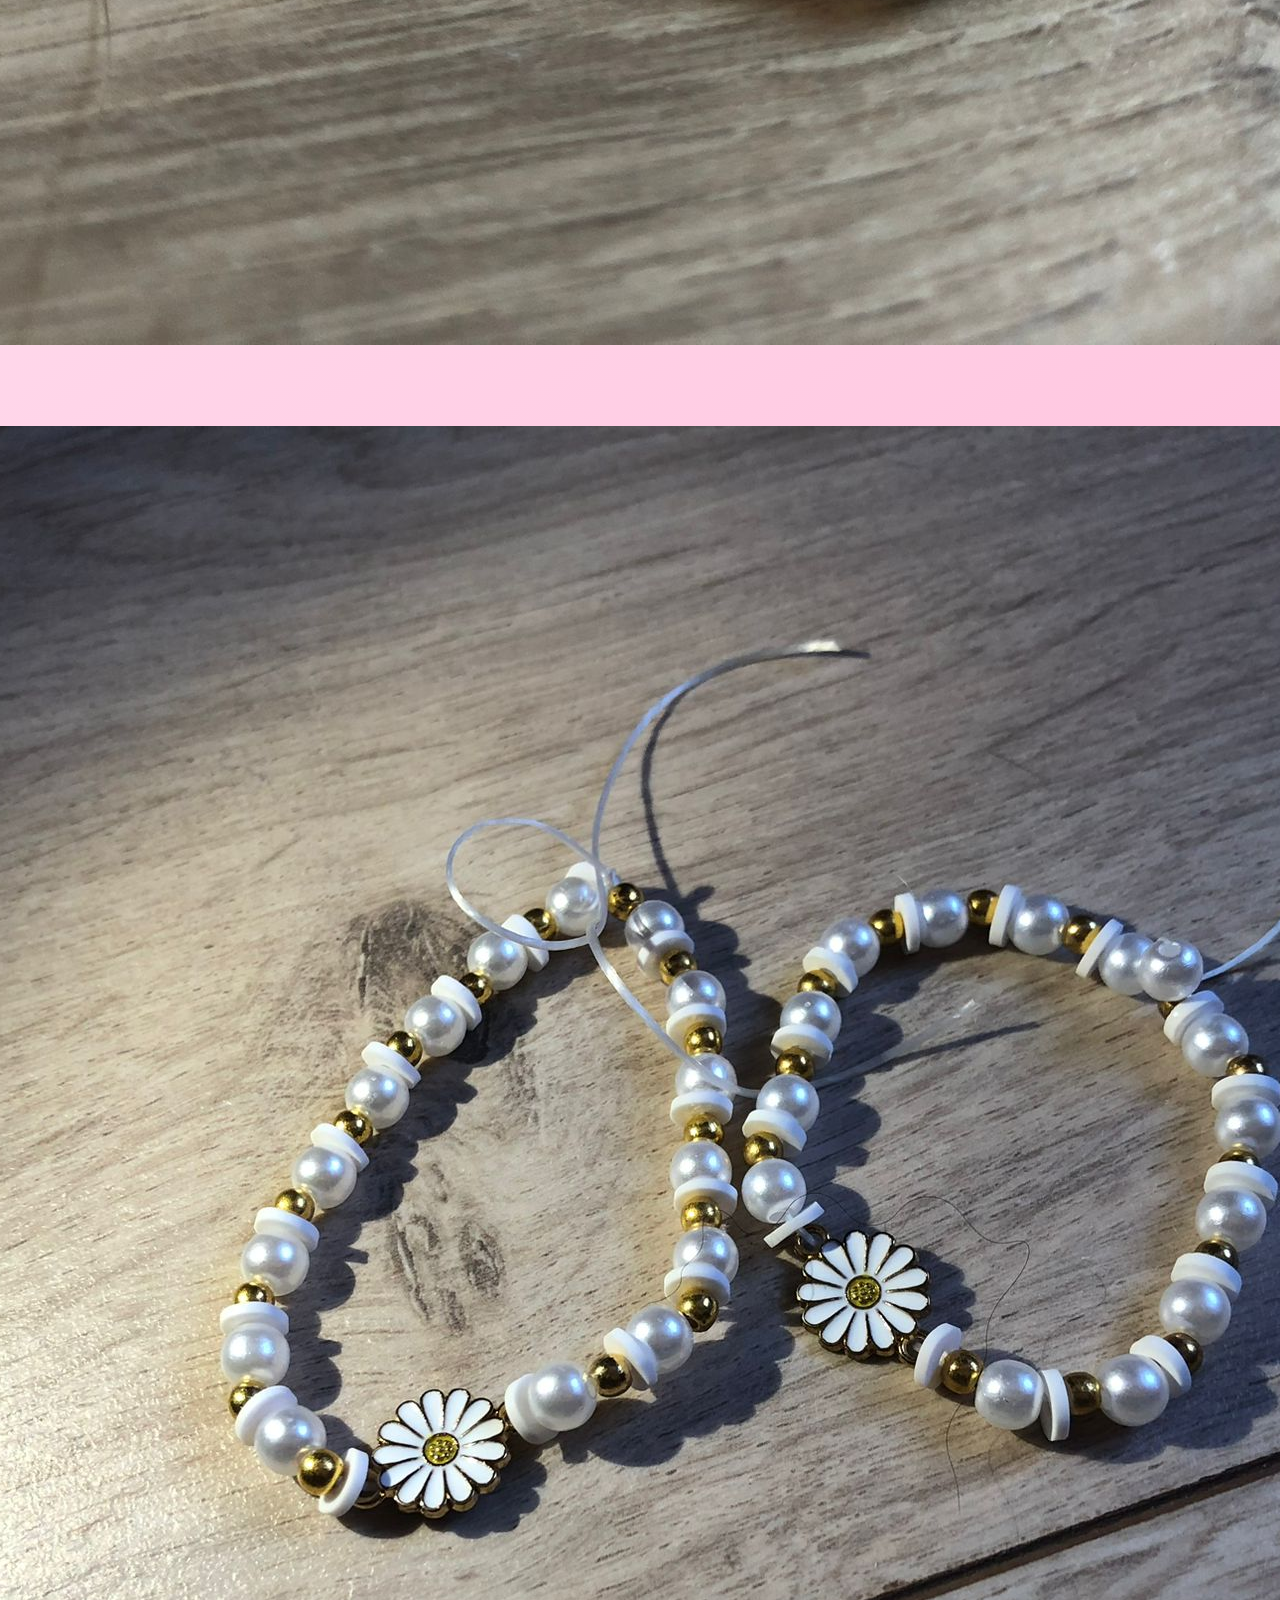
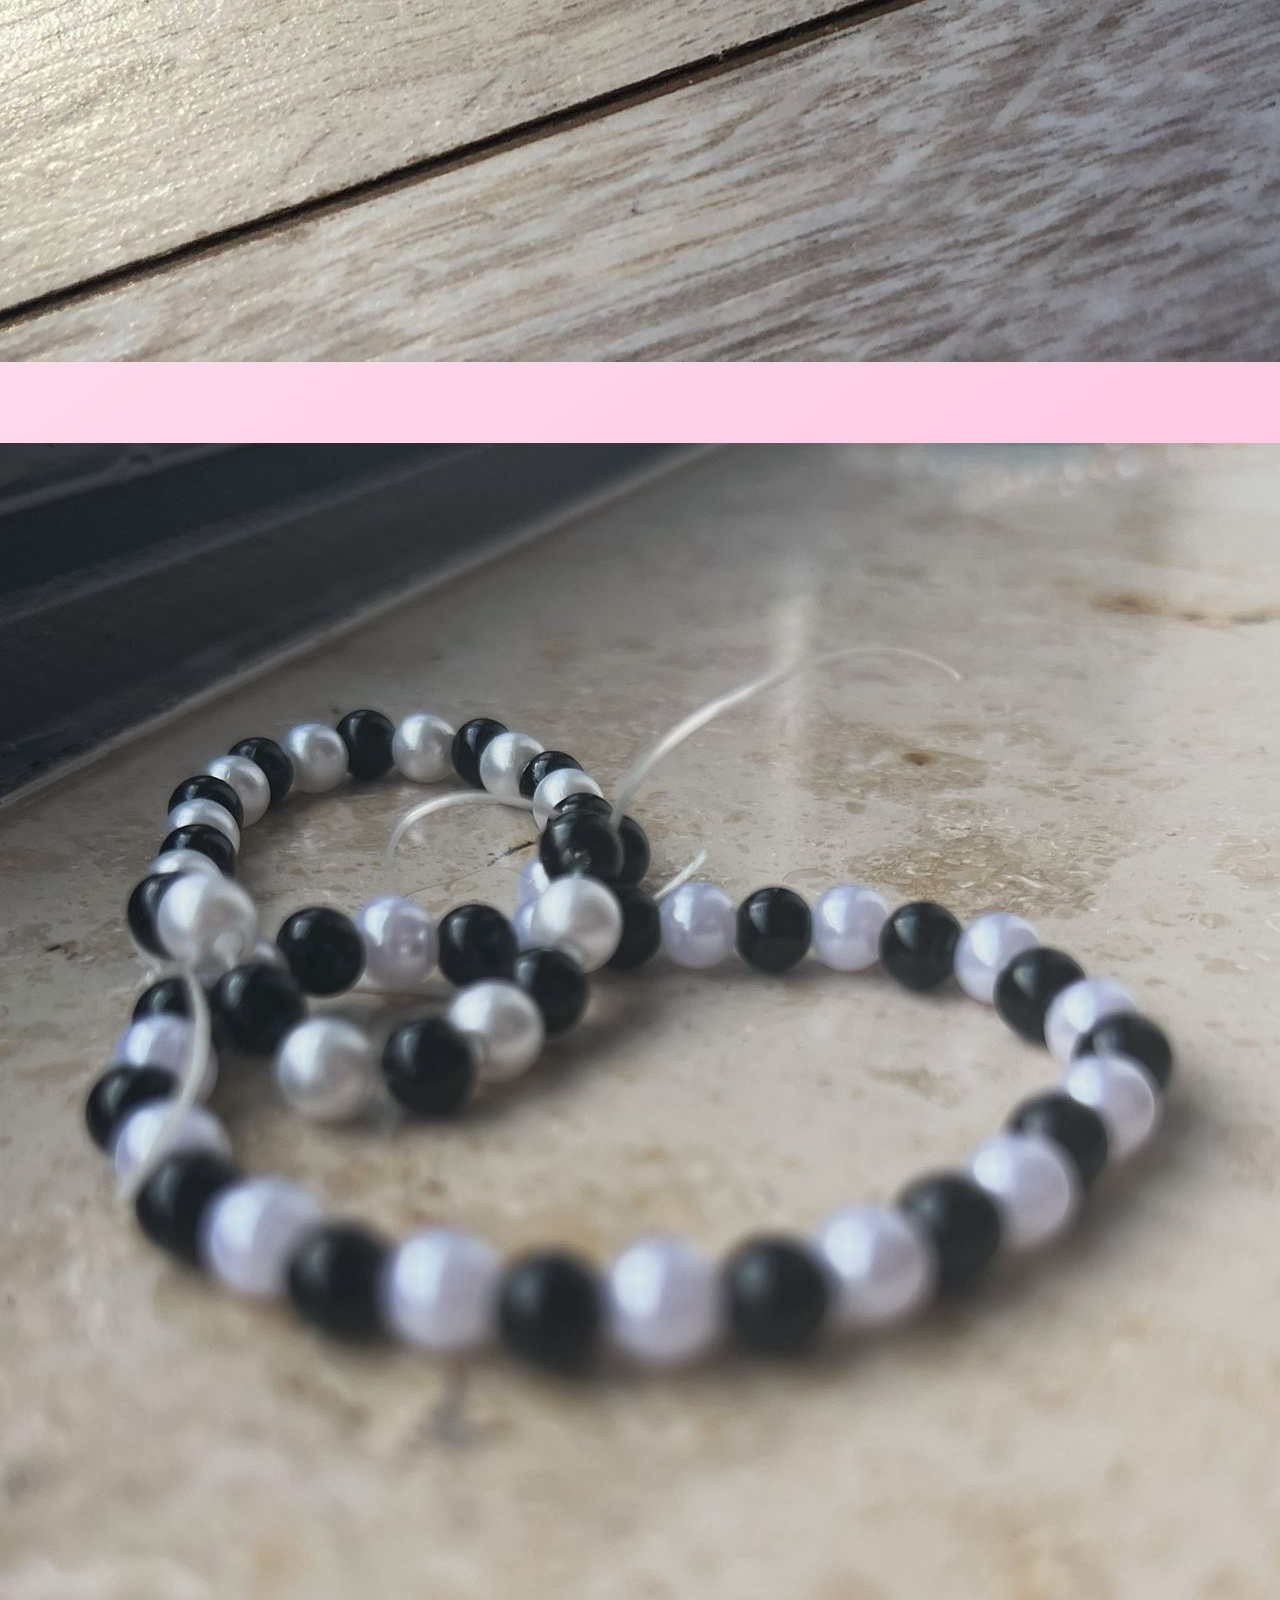
<file: producten.html>
<!DOCTYPE html>
<html lang="nl">
<head>
  <meta charset="UTF-8">
  <meta name="viewport" content="width=device-width, initial-scale=1.0">
  <title>Producten - Mijn Sieraden</title>
  <link rel="icon" href="logopng.ico" type="image/x-icon">
  <link rel="stylesheet" href="styles.css">
  <link href="https://fonts.googleapis.com/css2?family=Poppins:wght@400;600&display=swap" rel="stylesheet">
</head>
<body>
  <button id="hamburger" class="hamburger">☰</button>

  <div class="container">
    <aside class="sidebar">
      <div class="logo">
        <img src="logopng.ico" alt="Logo Mijn Webshop" class="logo-img">
      </div>
      <nav class="nav">
        <ul>
          <li><a href="index.html">Home</a></li>
          <li><a href="over.html">Over Ons</a></li>
          <li><a href="producten.html">Producten</a></li>
          <li><a href="contact.html">Contact</a></li>
          <br>
          <li><a href="cart.html">Mandje🛍️</a></li>
        </ul>
      </nav>
    </aside>

    <main class="main-content">
  <section class="cart-section">
    <h1>Producten</h1>
    <div class="product-grid">
      
          <!-- Product -->
      <div class="product-card">
        <img src="404.jpg" alt="Grabbelton" class="product-image">
        <h3>Grabbelton armbandje</h3>
        <p>Je krijgt een armbandje uit de grabbelton!</p>
        <p class="price">€2,50</p>
        <button class="add-to-cart" data-name="Grabbelton armbandje" data-price="2.50" data-emoji="👚">Voeg toe</button>
      </div>

          <!-- Product -->
      <div class="product-card">
        <img src="beige_wit_hartje.jpeg" alt="Armbandje beige wit hartje" class="product-image">
        <h3>Beige wit hartje</h3>
        <p>Armbandje</p>
        <p class="price">€2,50</p>
        <button class="add-to-cart" data-name="Armbandje beige wit hartje" data-price="2.50" data-emoji="👚">Voeg toe</button>
      </div>

            <!-- Product -->
      <div class="product-card">
        <img src="blouw_hartje.jpeg" alt="Armbandje blauw hartje" class="product-image">
        <h3>Blauw hartje</h3>
        <p>Armbandje</p>
        <p class="price">€1,50</p>
        <button class="add-to-cart" data-name="Armbandje blauw hartje" data-price="1.50" data-emoji="👚">Voeg toe</button>
      </div>

                  <!-- Product -->
      <div class="product-card">
        <img src="goud_maan.jpeg" alt="Armbandje goud maan" class="product-image">
        <h3>Goud maan</h3>
        <p>Armbandje</p>
        <p class="price">€2,50</p>
        <button class="add-to-cart" data-name="Armbandje goud maan" data-price="2.50" data-emoji="👚">Voeg toe</button>
      </div>

                  <!-- Product -->
      <div class="product-card">
        <img src="goudroze_ring.jpeg" alt="Ring goud roze" class="product-image">
        <h3>Goud roze</h3>
        <p>Ring</p>
        <p class="price">€1,50</p>
        <button class="add-to-cart" data-name="Ring goud roze" data-price="1.50" data-emoji="👚">Voeg toe</button>
      </div>

                  <!-- Product -->
      <div class="product-card">
        <img src="goudwit_ring.jpeg" alt="Ring goud wit" class="product-image">
        <h3>Goud wit</h3>
        <p>Ring</p>
        <p class="price">€1,50</p>
        <button class="add-to-cart" data-name="Ring goud wit" data-price="1.50" data-emoji="👚">Voeg toe</button>
      </div>

                  <!-- Product -->
      <div class="product-card">
        <img src="kerst_ring.jpeg" alt="Ring kerst" class="product-image">
        <h3>Kerst</h3>
        <p>Ring</p>
        <p class="price">€1,50</p>
        <button class="add-to-cart" data-name="Ring kerst" data-price="1.50" data-emoji="👚">Voeg toe</button>
      </div>

                        <!-- Product -->
      <div class="product-card">
        <img src="kerst.jpeg" alt="Armbandje kerst" class="product-image">
        <h3>Kerst</h3>
        <p>Armbandje</p>
        <p class="price">€2,50</p>
        <button class="add-to-cart" data-name="Armbandje kerst" data-price="2.50" data-emoji="👚">Voeg toe</button>
      </div>

                        <!-- Product -->
      <div class="product-card">
        <img src="lint_panter.jpeg" alt="Armbandje panter lint" class="product-image">
        <h3>Panter lint</h3>
        <p>Armbandje</p>
        <p class="price">€2,00</p>
        <button class="add-to-cart" data-name="Armbandje panter lint" data-price="2.00" data-emoji="👚">Voeg toe</button>
      </div>

                        <!-- Product -->
      <div class="product-card">
        <img src="linte_armband_roze.jpeg" alt="Armbandje lint roze" class="product-image">
        <h3>Roze lint</h3>
        <p>Armbandje</p>
        <p class="price">€2,00</p>
        <button class="add-to-cart" data-name="Armbandje lint roze" data-price="2.00" data-emoji="👚">Voeg toe</button>
      </div>

                        <!-- Product -->
      <div class="product-card">
        <img src="paarsgoude.jpeg" alt="Armbandje paars goud" class="product-image">
        <h3>Paars goud</h3>
        <p>Armbandje</p>
        <p class="price">€1,50</p>
        <button class="add-to-cart" data-name="Armbandje paars goud" data-price="1.50" data-emoji="👚">Voeg toe</button>
      </div>

                        <!-- Product -->
      <div class="product-card">
        <img src="roodgoud_wit.jpeg" alt="Armbandje rood goud" class="product-image">
        <h3>Rood goud</h3>
        <p>Armbandje</p>
        <p class="price">€2,50</p>
        <button class="add-to-cart" data-name="Armbandje rood goud" data-price="2.50" data-emoji="👚">Voeg toe</button>
      </div>

                        <!-- Product -->
      <div class="product-card">
        <img src="roze_geel.jpeg" alt="Armbandje roze geel" class="product-image">
        <h3>Roze geel</h3>
        <p>Armbandje</p>
        <p class="price">€2,50</p>
        <button class="add-to-cart" data-name="Armbandje roze geel" data-price="2.50" data-emoji="👚">Voeg toe</button>
      </div>

                        <!-- Product -->
      <div class="product-card">
        <img src="roze.jpeg" alt="Armbandje roze" class="product-image">
        <h3>Roze</h3>
        <p>Armbandje</p>
        <p class="price">€1,50</p>
        <button class="add-to-cart" data-name="Armbandje roze" data-price="1.50" data-emoji="👚">Voeg toe</button>
      </div>

            <div class="product-card">
        <img src="rozewit_smiley.jpeg" alt="Armbandje roze wit smiley" class="product-image">
        <h3>Roze wit smiley</h3>
        <p>Armbandje</p>
        <p class="price">€2,50</p>
        <button class="add-to-cart" data-name="Armbandje roze wit smiley" data-price="2.50" data-emoji="👚">Voeg toe</button>
      </div>

            <div class="product-card">
        <img src="smiley_lichtroze.jpeg" alt="Armbandje lichroze smiley" class="product-image">
        <h3>Lichtroze smiley</h3>
        <p>Armbandje</p>
        <p class="price">€1,50</p>
        <button class="add-to-cart" data-name="Armbandje lichtroze smiley" data-price="1.50" data-emoji="👚">Voeg toe</button>
      </div>

            <div class="product-card">
        <img src="summer.jpeg" alt="Armbandje summer" class="product-image">
        <h3>Summer</h3>
        <p>Armbandje</p>
        <p class="price">€2,50</p>
        <button class="add-to-cart" data-name="Armbandje summer" data-price="2.50" data-emoji="👚">Voeg toe</button>
      </div>

            <div class="product-card">
        <img src="wit_ring.jpeg" alt="Ring wit" class="product-image">
        <h3>Wit</h3>
        <p>Ring</p>
        <p class="price">€1,50</p>
        <button class="add-to-cart" data-name="Ring wit" data-price="1.50" data-emoji="👚">Voeg toe</button>
      </div>

            <div class="product-card">
        <img src="zilver_bloem.jpeg" alt="Armbandje zilver bloem" class="product-image">
        <h3>Zilver bloem</h3>
        <p>Armbandje</p>
        <p class="price">€2,50</p>
        <button class="add-to-cart" data-name="Armbandje zilver bloem" data-price="2.50" data-emoji="👚">Voeg toe</button>
      </div>

            <div class="product-card">
        <img src="zwart_wit_armband.jpeg" alt="Armbandje zwart wit" class="product-image">
        <h3>Zwart wit</h3>
        <p>Armbandje</p>
        <p class="price">€2,50</p>
        <button class="add-to-cart" data-name="Armbandje zwart wit" data-price="2.50" data-emoji="👚">Voeg toe</button>
      </div>



          </main>
          </div>

          <!-- Je kunt meer producten toevoegen op deze manier -->
        </div>
      </section>
    </main>
  </div>

<script>
  
document.addEventListener('DOMContentLoaded', () => {
  document.querySelectorAll('.add-to-cart').forEach(button => {
    button.addEventListener('click', () => {
      const product = {
        name: button.dataset.name,
        price: parseFloat(button.dataset.price),
        quantity: 1,
        emoji: button.dataset.emoji || '💎'
      };

      const cart = JSON.parse(localStorage.getItem('cart')) || [];
      cart.push(product);
      localStorage.setItem('cart', JSON.stringify(cart));
      alert(`${product.name} toegevoegd aan je mandje!`);
    });
  });
});

  const hamburger = document.querySelector('.hamburger');
  const sidebar = document.querySelector('.sidebar');

  hamburger.addEventListener('click', () => {
    sidebar.classList.toggle('active');
  });

  // Optioneel: klik buiten sidebar sluit menu
  document.addEventListener('click', (e) => {
    if (!sidebar.contains(e.target) && !hamburger.contains(e.target)) {
      sidebar.classList.remove('active');
    }
  });

</script>


</body>
</html>
</file>
<file: styles.css>
/* Algemene stijl */
* {
  box-sizing: border-box;
  margin: 0;
  padding: 0;
}

body {
  height: 100vh;
  background: linear-gradient(145deg, #ffe0f0, #ffc2dd);
  display: flex;
  justify-content: center;
  align-items: center;
  font-family: 'Inter', sans-serif;
  color: #5e2a4d;
}

/* Kaart met ronde hoeken */
.card {
  background-color: white;
  padding: 3rem;
  border-radius: 2rem;
  box-shadow: 0 12px 40px rgba(0, 0, 0, 0.1);
  text-align: center;
  max-width: 400px;
  width: 90%;
  animation: fadeIn 1.2s ease;
}

/* Kop en tekst */
.card h1 {
  font-size: 2rem;
  margin-bottom: 1rem;
}

.card p {
  font-size: 1.1rem;
  margin-bottom: 2rem;
}

/* Loader (ronde animatie) */
.loader {
  border: 5px solid #ffc2dd;
  border-top: 5px solid #ff5ca2;
  border-radius: 50%;
  width: 48px;
  height: 48px;
  margin: 0 auto;
  animation: spin 1s linear infinite;
}

/* Animaties */
@keyframes spin {
  to {
    transform: rotate(360deg);
  }
}

@keyframes fadeIn {
  from {
    opacity: 0;
    transform: translateY(20px);
  }
  to {
    opacity: 1;
    transform: translateY(0);
  }
}
</file>
